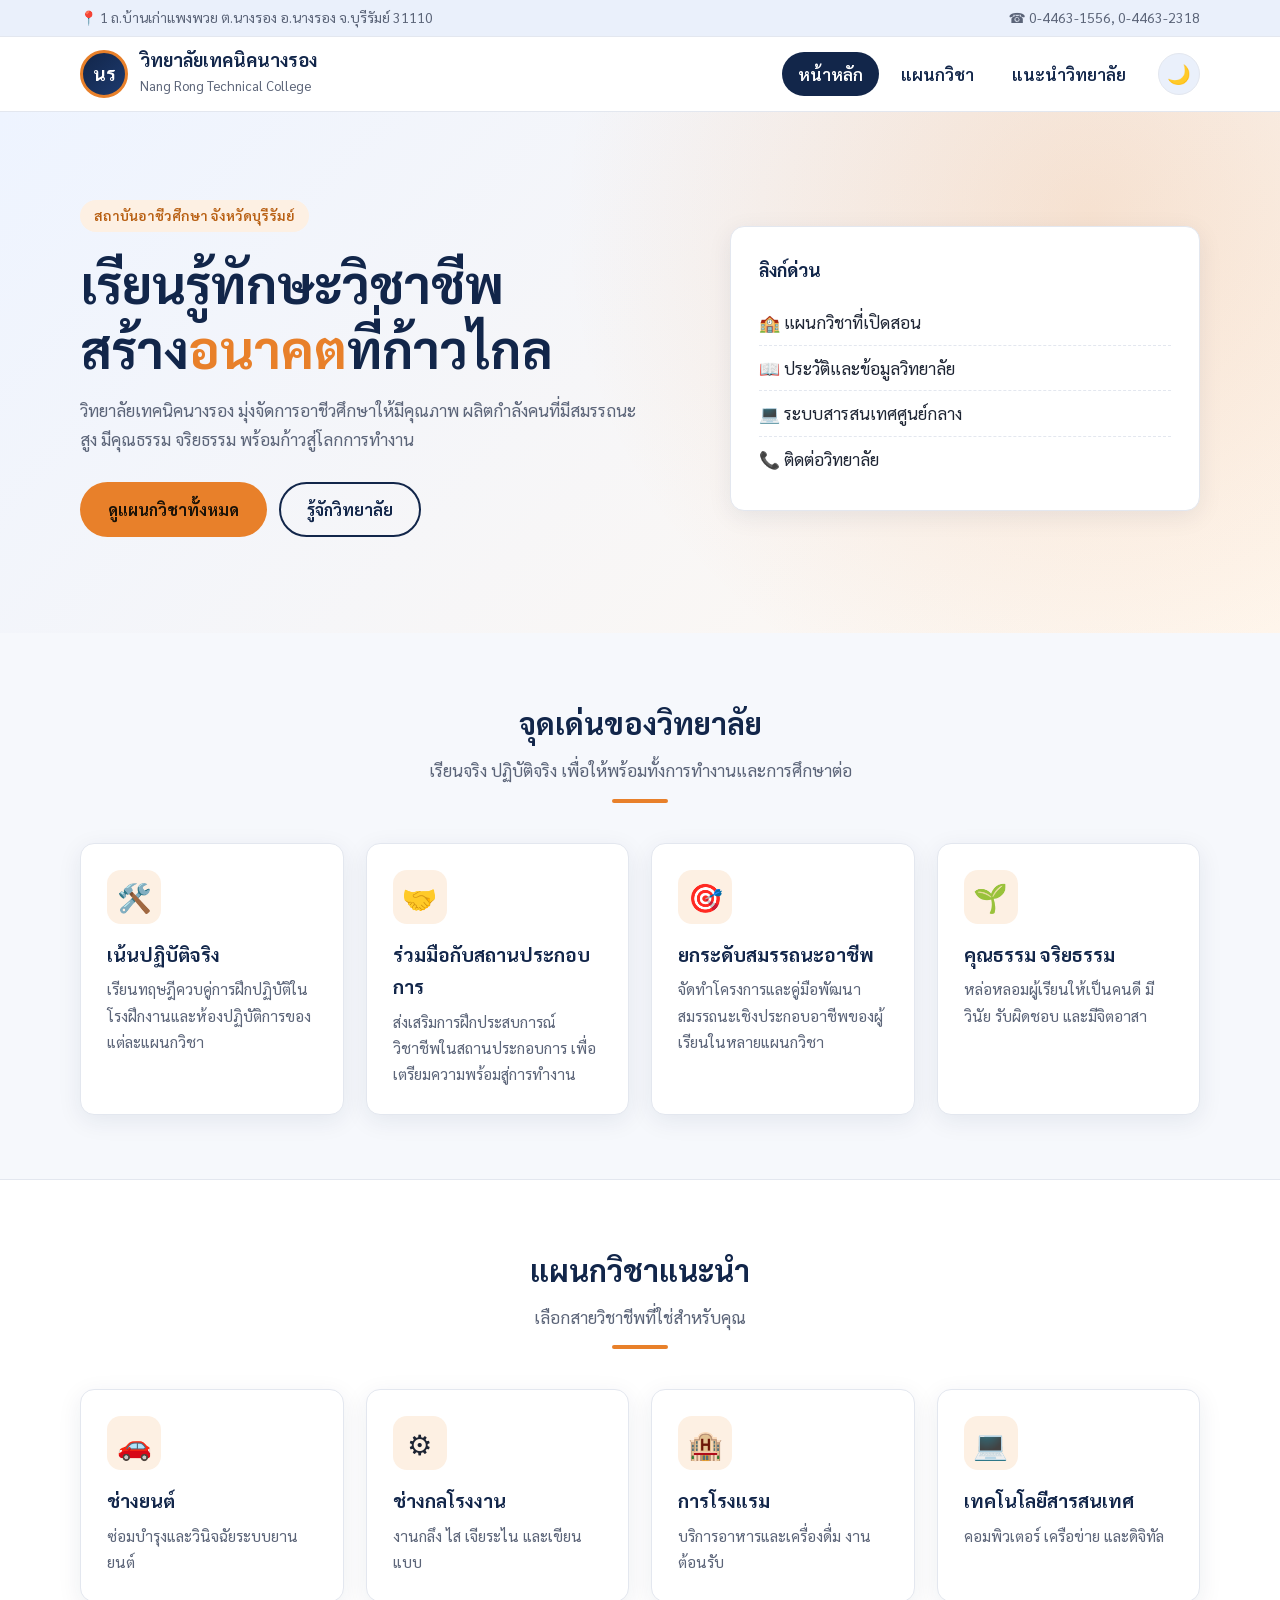
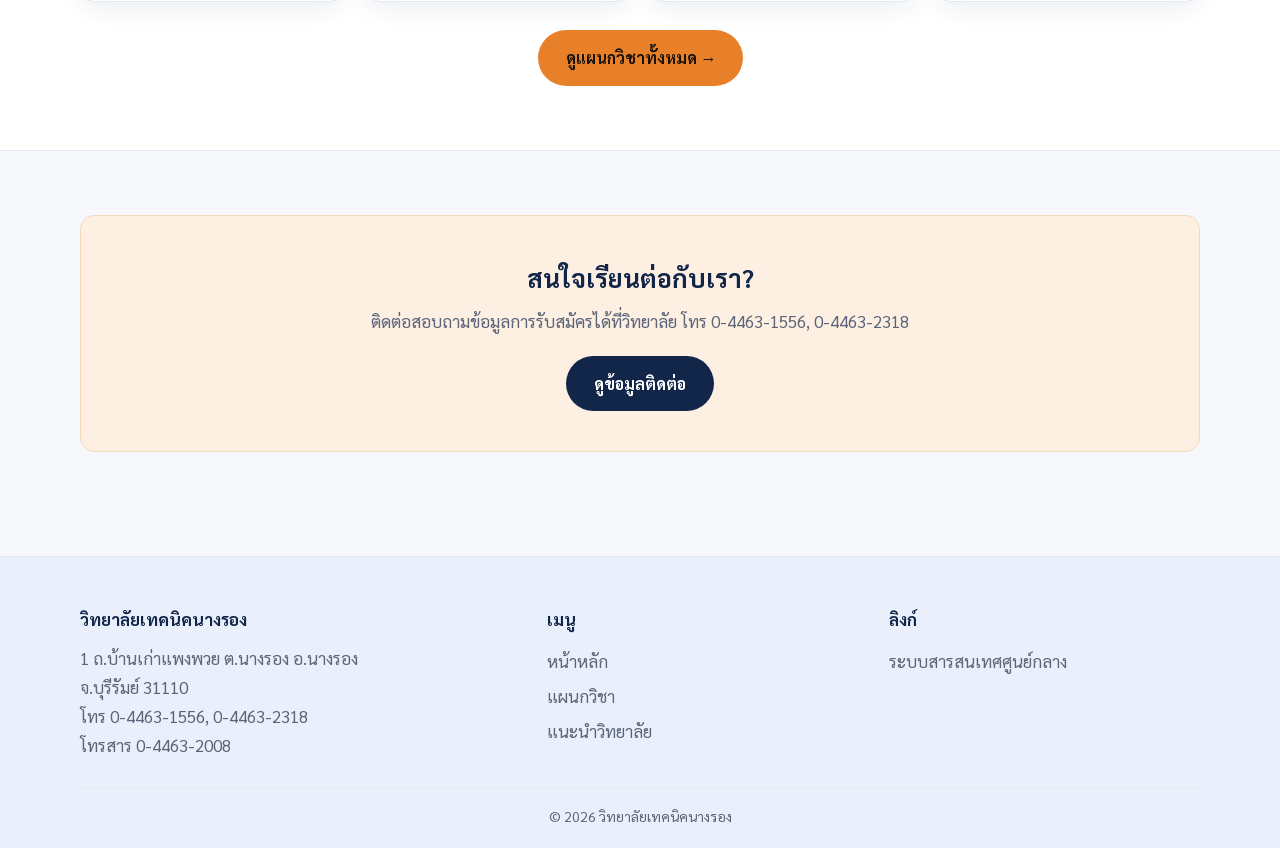
<file: index.html>
<!DOCTYPE html>
<html lang="th">
<head>
  <meta charset="UTF-8">
  <meta name="viewport" content="width=device-width, initial-scale=1">
  <title>วิทยาลัยเทคนิคนางรอง | หน้าหลัก</title>
  <meta name="description" content="วิทยาลัยเทคนิคนางรอง จังหวัดบุรีรัมย์ สถาบันอาชีวศึกษาที่มุ่งผลิตกำลังคนที่มีสมรรถนะสูง มีคุณธรรม จริยธรรม">
  <link rel="preconnect" href="https://fonts.googleapis.com">
  <link rel="preconnect" href="https://fonts.gstatic.com" crossorigin>
  <link href="https://fonts.googleapis.com/css2?family=Sarabun:wght@400;600;700&display=swap" rel="stylesheet">
  <link rel="stylesheet" href="Style.css">
  <script src="Theme.js"></script>
</head>
<body>

  <div class="topbar">
    <div class="container">
      <span>📍 1 ถ.บ้านเก่าแพงพวย ต.นางรอง อ.นางรอง จ.บุรีรัมย์ 31110</span>
      <span>☎ 0-4463-1556, 0-4463-2318</span>
    </div>
  </div>

  <header class="site-header">
    <div class="container">
      <a href="index.html" class="brand">
        <div class="brand-mark">นร</div>
        <div class="brand-text">
          <strong>วิทยาลัยเทคนิคนางรอง</strong>
          <span>Nang Rong Technical College</span>
        </div>
      </a>
      <button class="theme-btn" id="themeBtn" type="button" aria-label="เปลี่ยนเป็นโหมดมืด">🌙</button>
      <button class="menu-btn" aria-label="เปิดเมนู" onclick="document.getElementById('nav').classList.toggle('open')">☰</button>
      <nav class="nav" id="nav">
        <a href="index.html" class="active">หน้าหลัก</a>
        <a href="Departments.html">แผนกวิชา</a>
        <a href="About.html">แนะนำวิทยาลัย</a>
      </nav>
    </div>
  </header>

  <main>
    <!-- Hero -->
    <div class="hero">
      <div class="container">
        <div>
          <span class="eyebrow">สถาบันอาชีวศึกษา จังหวัดบุรีรัมย์</span>
          <h1>เรียนรู้ทักษะวิชาชีพ<br>สร้าง<em>อนาคต</em>ที่ก้าวไกล</h1>
          <p>วิทยาลัยเทคนิคนางรอง มุ่งจัดการอาชีวศึกษาให้มีคุณภาพ ผลิตกำลังคนที่มีสมรรถนะสูง มีคุณธรรม จริยธรรม พร้อมก้าวสู่โลกการทำงาน</p>
          <div class="hero-actions">
            <a href="Departments.html" class="btn btn-primary">ดูแผนกวิชาทั้งหมด</a>
            <a href="About.html" class="btn btn-ghost">รู้จักวิทยาลัย</a>
          </div>
        </div>
        <aside class="hero-card">
          <h3>ลิงก์ด่วน</h3>
          <ul>
            <li>🏫 <a href="Departments.html">แผนกวิชาที่เปิดสอน</a></li>
            <li>📖 <a href="About.html">ประวัติและข้อมูลวิทยาลัย</a></li>
            <li>💻 <a href="https://my.nrtech.ac.th/" target="_blank" rel="noopener">ระบบสารสนเทศศูนย์กลาง</a></li>
            <li>📞 <a href="About.html#contact">ติดต่อวิทยาลัย</a></li>
          </ul>
        </aside>
      </div>
    </div>

    <!-- Why us -->
    <section>
      <div class="container">
        <div class="section-head">
          <h2>จุดเด่นของวิทยาลัย</h2>
          <p>เรียนจริง ปฏิบัติจริง เพื่อให้พร้อมทั้งการทำงานและการศึกษาต่อ</p>
        </div>
        <div class="grid grid-3">
          <article class="card">
            <div class="icon">🛠️</div>
            <h3>เน้นปฏิบัติจริง</h3>
            <p>เรียนทฤษฎีควบคู่การฝึกปฏิบัติในโรงฝึกงานและห้องปฏิบัติการของแต่ละแผนกวิชา</p>
          </article>
          <article class="card">
            <div class="icon">🤝</div>
            <h3>ร่วมมือกับสถานประกอบการ</h3>
            <p>ส่งเสริมการฝึกประสบการณ์วิชาชีพในสถานประกอบการ เพื่อเตรียมความพร้อมสู่การทำงาน</p>
          </article>
          <article class="card">
            <div class="icon">🎯</div>
            <h3>ยกระดับสมรรถนะอาชีพ</h3>
            <p>จัดทำโครงการและคู่มือพัฒนาสมรรถนะเชิงประกอบอาชีพของผู้เรียนในหลายแผนกวิชา</p>
          </article>
          <article class="card">
            <div class="icon">🌱</div>
            <h3>คุณธรรม จริยธรรม</h3>
            <p>หล่อหลอมผู้เรียนให้เป็นคนดี มีวินัย รับผิดชอบ และมีจิตอาสา</p>
          </article>
        </div>
      </div>
    </section>

    <!-- Departments preview -->
    <section class="section-alt">
      <div class="container">
        <div class="section-head">
          <h2>แผนกวิชาแนะนำ</h2>
          <p>เลือกสายวิชาชีพที่ใช่สำหรับคุณ</p>
        </div>
        <div class="grid grid-4">
          <a class="card" href="Departments.html#auto"><div class="icon">🚗</div><h3>ช่างยนต์</h3><p>ซ่อมบำรุงและวินิจฉัยระบบยานยนต์</p></a>
          <a class="card" href="Departments.html#machine"><div class="icon">⚙️</div><h3>ช่างกลโรงงาน</h3><p>งานกลึง ไส เจียระไน และเขียนแบบ</p></a>
          <a class="card" href="Departments.html#hotel"><div class="icon">🏨</div><h3>การโรงแรม</h3><p>บริการอาหารและเครื่องดื่ม งานต้อนรับ</p></a>
          <a class="card" href="Departments.html#it"><div class="icon">💻</div><h3>เทคโนโลยีสารสนเทศ</h3><p>คอมพิวเตอร์ เครือข่าย และดิจิทัล</p></a>
        </div>
        <p style="text-align:center;margin-top:28px">
          <a href="Departments.html" class="btn btn-primary">ดูแผนกวิชาทั้งหมด →</a>
        </p>
      </div>
    </section>

    <!-- CTA -->
    <section>
      <div class="container">
        <div class="cta">
          <h2>สนใจเรียนต่อกับเรา?</h2>
          <p>ติดต่อสอบถามข้อมูลการรับสมัครได้ที่วิทยาลัย โทร 0-4463-1556, 0-4463-2318</p>
          <a href="About.html#contact" class="btn btn-primary">ดูข้อมูลติดต่อ</a>
        </div>
      </div>
    </section>
  </main>

  <footer class="site-footer">
    <div class="container">
      <div class="footer-grid">
        <div>
          <h4>วิทยาลัยเทคนิคนางรอง</h4>
          <p>1 ถ.บ้านเก่าแพงพวย ต.นางรอง อ.นางรอง<br>จ.บุรีรัมย์ 31110</p>
          <p>โทร 0-4463-1556, 0-4463-2318<br>โทรสาร 0-4463-2008</p>
        </div>
        <div>
          <h4>เมนู</h4>
          <ul>
            <li><a href="index.html">หน้าหลัก</a></li>
            <li><a href="Departments.html">แผนกวิชา</a></li>
            <li><a href="About.html">แนะนำวิทยาลัย</a></li>
          </ul>
        </div>
        <div>
          <h4>ลิงก์</h4>
          <ul>
            <li><a href="https://my.nrtech.ac.th/" target="_blank" rel="noopener">ระบบสารสนเทศศูนย์กลาง</a></li>
          </ul>
        </div>
      </div>
      <div class="copy">© 2026 วิทยาลัยเทคนิคนางรอง</div>
    </div>
  </footer>

</body>
</html>
</file>
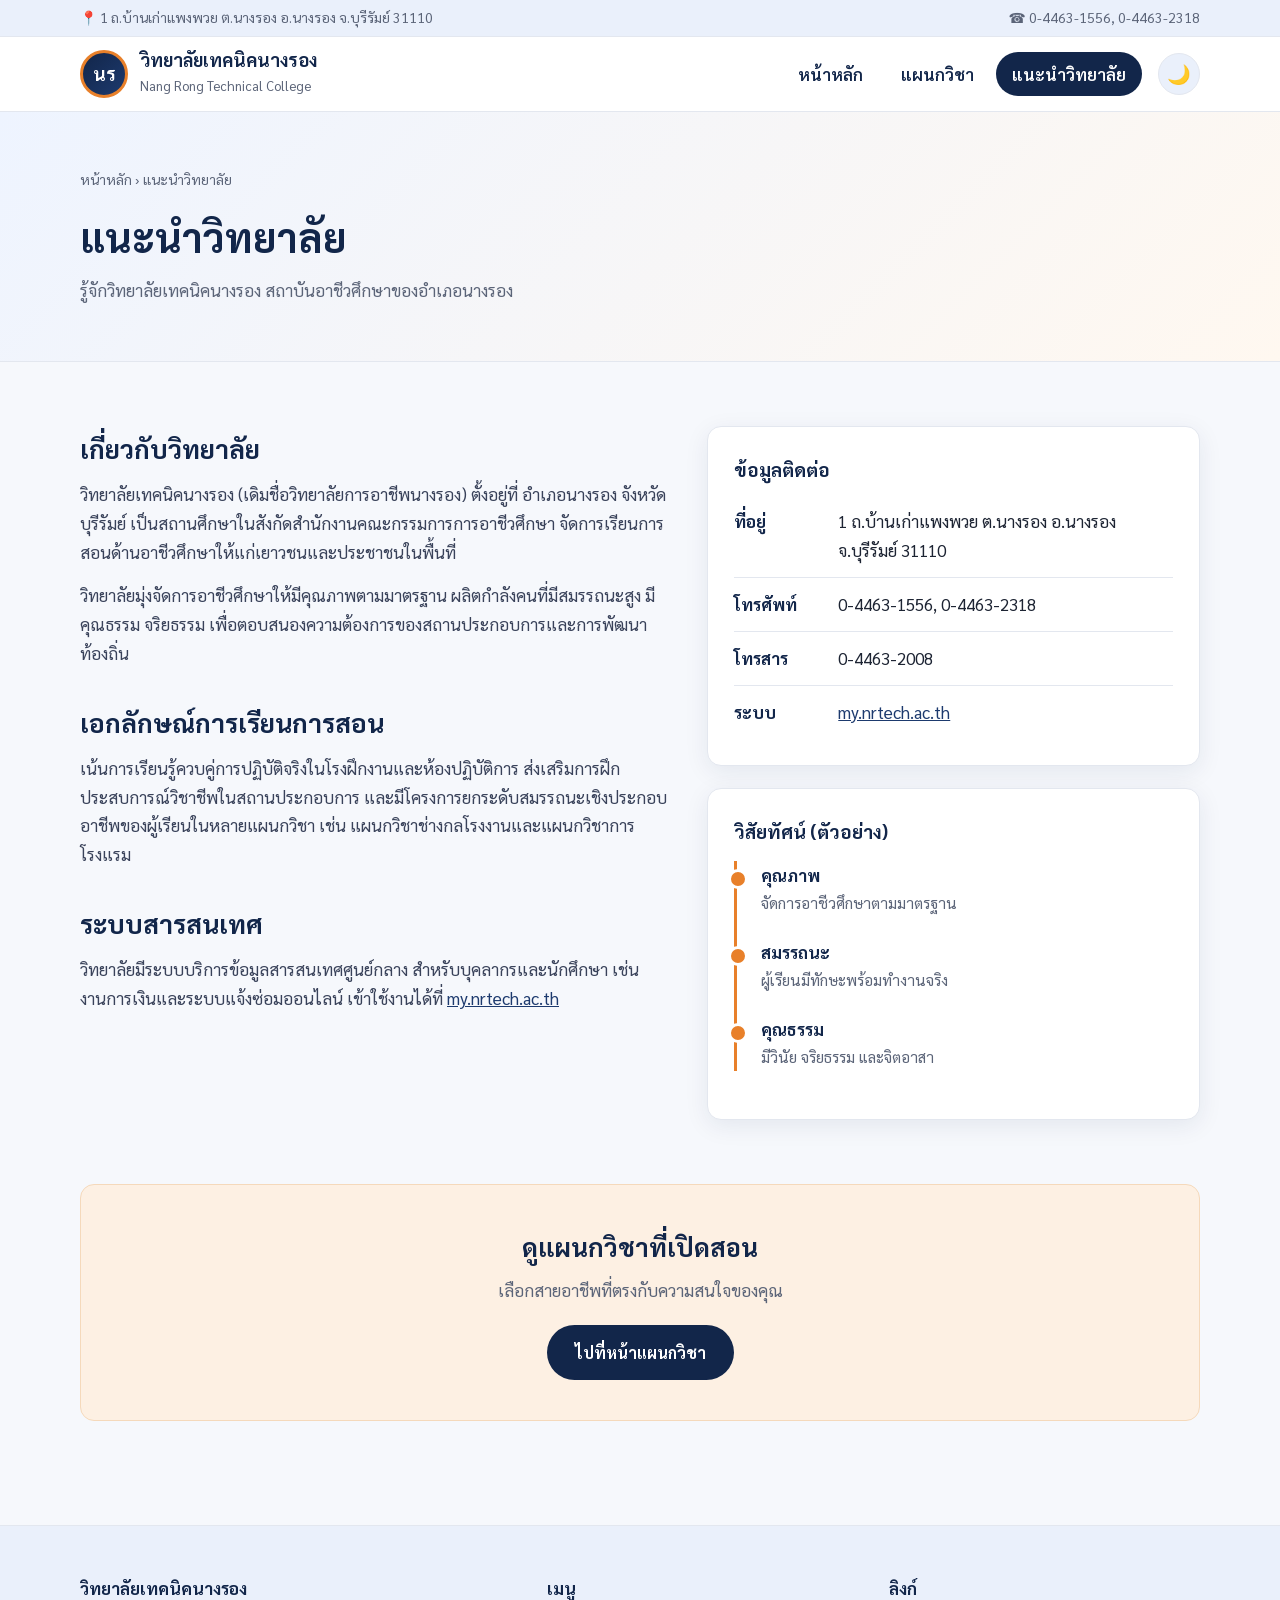
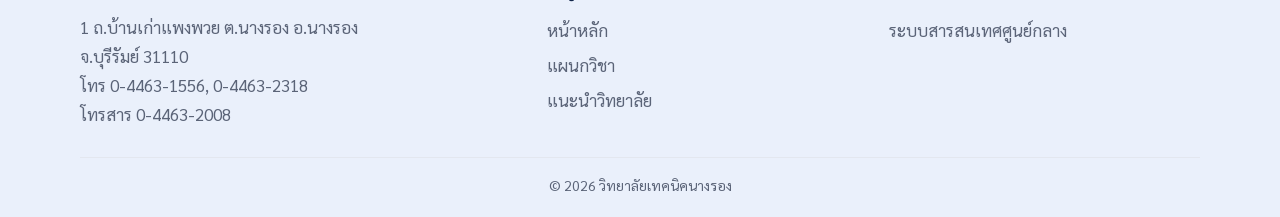
<file: About.html>
<!DOCTYPE html>
<html lang="th">
<head>
  <meta charset="UTF-8">
  <meta name="viewport" content="width=device-width, initial-scale=1">
  <title>แนะนำวิทยาลัย | วิทยาลัยเทคนิคนางรอง</title>
  <meta name="description" content="แนะนำวิทยาลัยเทคนิคนางรอง จังหวัดบุรีรัมย์ ข้อมูลทั่วไป วิสัยทัศน์ และข้อมูลการติดต่อ">
  <link rel="preconnect" href="https://fonts.googleapis.com">
  <link rel="preconnect" href="https://fonts.gstatic.com" crossorigin>
  <link href="https://fonts.googleapis.com/css2?family=Sarabun:wght@400;600;700&display=swap" rel="stylesheet">
  <link rel="stylesheet" href="Style.css">
  <script src="Theme.js"></script>
</head>
<body>

  <div class="topbar">
    <div class="container">
      <span>📍 1 ถ.บ้านเก่าแพงพวย ต.นางรอง อ.นางรอง จ.บุรีรัมย์ 31110</span>
      <span>☎ 0-4463-1556, 0-4463-2318</span>
    </div>
  </div>

  <header class="site-header">
    <div class="container">
      <a href="index.html" class="brand">
        <div class="brand-mark">นร</div>
        <div class="brand-text">
          <strong>วิทยาลัยเทคนิคนางรอง</strong>
          <span>Nang Rong Technical College</span>
        </div>
      </a>
      <button class="theme-btn" id="themeBtn" type="button" aria-label="เปลี่ยนเป็นโหมดมืด">🌙</button>
      <button class="menu-btn" aria-label="เปิดเมนู" onclick="document.getElementById('nav').classList.toggle('open')">☰</button>
      <nav class="nav" id="nav">
        <a href="index.html">หน้าหลัก</a>
        <a href="Departments.html">แผนกวิชา</a>
        <a href="About.html" class="active">แนะนำวิทยาลัย</a>
      </nav>
    </div>
  </header>

  <div class="page-banner">
    <div class="container">
      <div class="crumbs"><a href="index.html">หน้าหลัก</a> › แนะนำวิทยาลัย</div>
      <h1>แนะนำวิทยาลัย</h1>
      <p>รู้จักวิทยาลัยเทคนิคนางรอง สถาบันอาชีวศึกษาของอำเภอนางรอง</p>
    </div>
  </div>

  <main>
    <section>
      <div class="container two-col">

        <div class="prose">
          <h2>เกี่ยวกับวิทยาลัย</h2>
          <p>วิทยาลัยเทคนิคนางรอง (เดิมชื่อวิทยาลัยการอาชีพนางรอง) ตั้งอยู่ที่ อำเภอนางรอง จังหวัดบุรีรัมย์ เป็นสถานศึกษาในสังกัดสำนักงานคณะกรรมการการอาชีวศึกษา จัดการเรียนการสอนด้านอาชีวศึกษาให้แก่เยาวชนและประชาชนในพื้นที่</p>
          <p>วิทยาลัยมุ่งจัดการอาชีวศึกษาให้มีคุณภาพตามมาตรฐาน ผลิตกำลังคนที่มีสมรรถนะสูง มีคุณธรรม จริยธรรม เพื่อตอบสนองความต้องการของสถานประกอบการและการพัฒนาท้องถิ่น</p>

          <h2 style="margin-top:32px">เอกลักษณ์การเรียนการสอน</h2>
          <p>เน้นการเรียนรู้ควบคู่การปฏิบัติจริงในโรงฝึกงานและห้องปฏิบัติการ ส่งเสริมการฝึกประสบการณ์วิชาชีพในสถานประกอบการ และมีโครงการยกระดับสมรรถนะเชิงประกอบอาชีพของผู้เรียนในหลายแผนกวิชา เช่น แผนกวิชาช่างกลโรงงานและแผนกวิชาการโรงแรม</p>

          <h2 style="margin-top:32px">ระบบสารสนเทศ</h2>
          <p>วิทยาลัยมีระบบบริการข้อมูลสารสนเทศศูนย์กลาง สำหรับบุคลากรและนักศึกษา เช่น งานการเงินและระบบแจ้งซ่อมออนไลน์ เข้าใช้งานได้ที่
            <a href="https://my.nrtech.ac.th/" target="_blank" rel="noopener" style="color:var(--navy-2);text-decoration:underline">my.nrtech.ac.th</a></p>
        </div>

        <aside>
          <div class="card" id="contact">
            <h3 style="margin-bottom:10px">ข้อมูลติดต่อ</h3>
            <ul class="info-list">
              <li><span class="k">ที่อยู่</span><span>1 ถ.บ้านเก่าแพงพวย ต.นางรอง อ.นางรอง จ.บุรีรัมย์ 31110</span></li>
              <li><span class="k">โทรศัพท์</span><span>0-4463-1556, 0-4463-2318</span></li>
              <li><span class="k">โทรสาร</span><span>0-4463-2008</span></li>
              <li><span class="k">ระบบ</span><span><a href="https://my.nrtech.ac.th/" target="_blank" rel="noopener">my.nrtech.ac.th</a></span></li>
            </ul>
          </div>

          <div class="card" style="margin-top:22px">
            <h3 style="margin-bottom:14px">วิสัยทัศน์ (ตัวอย่าง)</h3>
            <div class="timeline">
              <div class="item"><h4>คุณภาพ</h4><p>จัดการอาชีวศึกษาตามมาตรฐาน</p></div>
              <div class="item"><h4>สมรรถนะ</h4><p>ผู้เรียนมีทักษะพร้อมทำงานจริง</p></div>
              <div class="item"><h4>คุณธรรม</h4><p>มีวินัย จริยธรรม และจิตอาสา</p></div>
            </div>
          </div>
        </aside>

      </div>
    </section>

    <section style="padding-top:0">
      <div class="container">
        <div class="cta">
          <h2>ดูแผนกวิชาที่เปิดสอน</h2>
          <p>เลือกสายอาชีพที่ตรงกับความสนใจของคุณ</p>
          <a href="Departments.html" class="btn btn-primary">ไปที่หน้าแผนกวิชา</a>
        </div>
      </div>
    </section>
  </main>

  <footer class="site-footer">
    <div class="container">
      <div class="footer-grid">
        <div>
          <h4>วิทยาลัยเทคนิคนางรอง</h4>
          <p>1 ถ.บ้านเก่าแพงพวย ต.นางรอง อ.นางรอง<br>จ.บุรีรัมย์ 31110</p>
          <p>โทร 0-4463-1556, 0-4463-2318<br>โทรสาร 0-4463-2008</p>
        </div>
        <div>
          <h4>เมนู</h4>
          <ul>
            <li><a href="index.html">หน้าหลัก</a></li>
            <li><a href="Departments.html">แผนกวิชา</a></li>
            <li><a href="About.html">แนะนำวิทยาลัย</a></li>
          </ul>
        </div>
        <div>
          <h4>ลิงก์</h4>
          <ul>
            <li><a href="https://my.nrtech.ac.th/" target="_blank" rel="noopener">ระบบสารสนเทศศูนย์กลาง</a></li>
          </ul>
        </div>
      </div>
      <div class="copy">© 2026 วิทยาลัยเทคนิคนางรอง</div>
    </div>
  </footer>

</body>
</html>
</file>
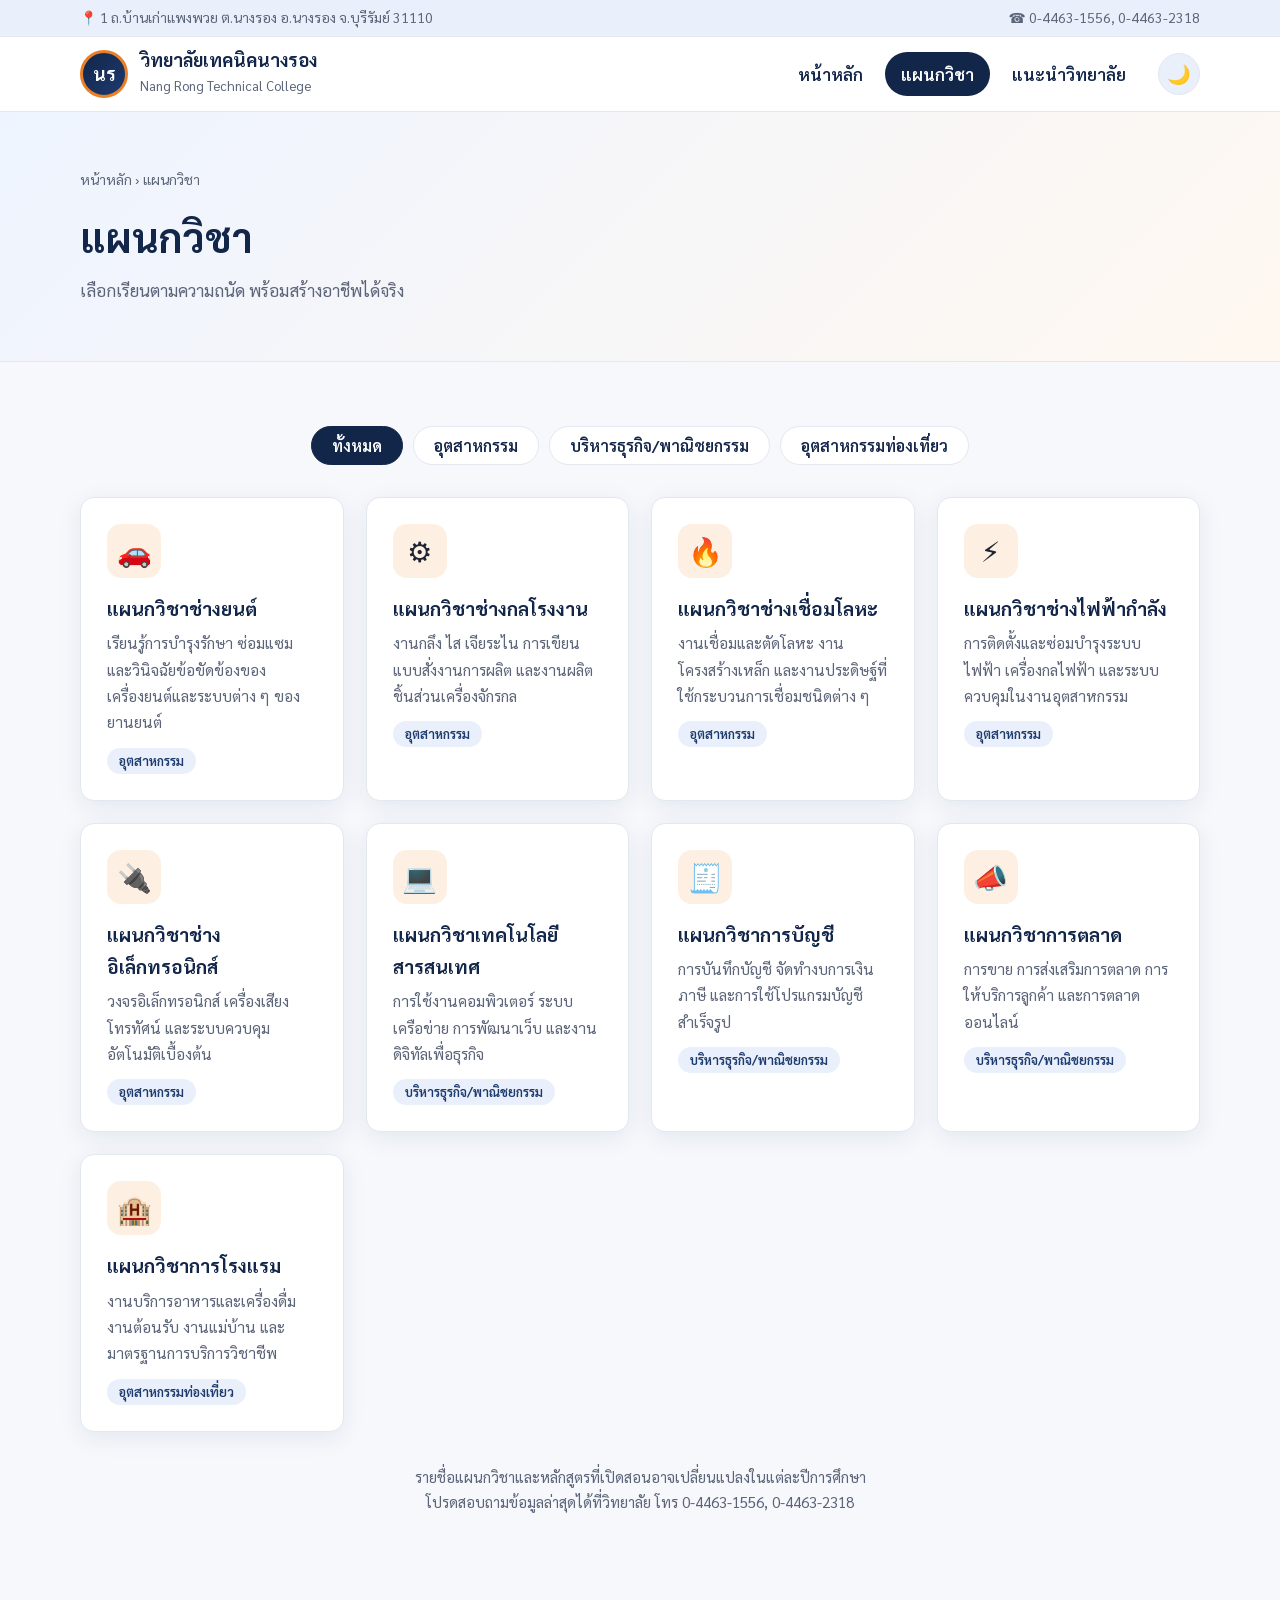
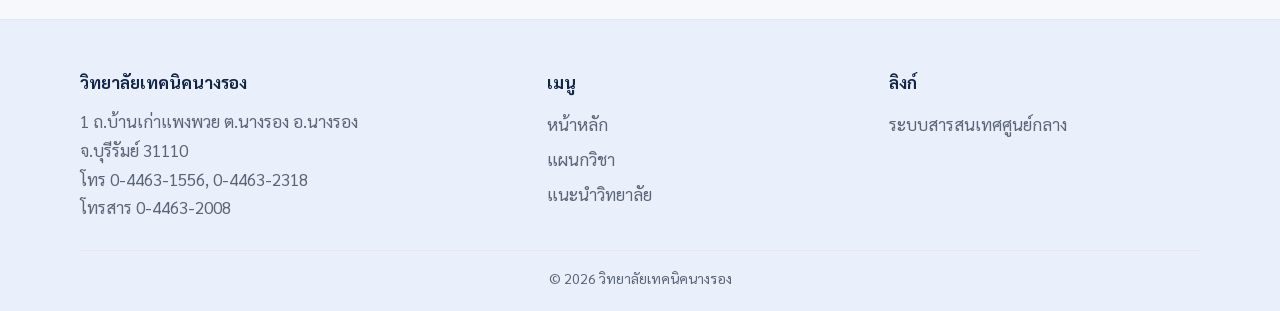
<file: Departments.html>
<!DOCTYPE html>
<html lang="th">
<head>
  <meta charset="UTF-8">
  <meta name="viewport" content="width=device-width, initial-scale=1">
  <title>แผนกวิชา | วิทยาลัยเทคนิคนางรอง</title>
  <meta name="description" content="แผนกวิชาของวิทยาลัยเทคนิคนางรอง ประเภทวิชาอุตสาหกรรม พาณิชยกรรม และอุตสาหกรรมท่องเที่ยว">
  <link rel="preconnect" href="https://fonts.googleapis.com">
  <link rel="preconnect" href="https://fonts.gstatic.com" crossorigin>
  <link href="https://fonts.googleapis.com/css2?family=Sarabun:wght@400;600;700&display=swap" rel="stylesheet">
  <link rel="stylesheet" href="Style.css">
  <script src="Theme.js"></script>
</head>
<body>

  <div class="topbar">
    <div class="container">
      <span>📍 1 ถ.บ้านเก่าแพงพวย ต.นางรอง อ.นางรอง จ.บุรีรัมย์ 31110</span>
      <span>☎ 0-4463-1556, 0-4463-2318</span>
    </div>
  </div>

  <header class="site-header">
    <div class="container">
      <a href="index.html" class="brand">
        <div class="brand-mark">นร</div>
        <div class="brand-text">
          <strong>วิทยาลัยเทคนิคนางรอง</strong>
          <span>Nang Rong Technical College</span>
        </div>
      </a>
      <button class="theme-btn" id="themeBtn" type="button" aria-label="เปลี่ยนเป็นโหมดมืด">🌙</button>
      <button class="menu-btn" aria-label="เปิดเมนู" onclick="document.getElementById('nav').classList.toggle('open')">☰</button>
      <nav class="nav" id="nav">
        <a href="index.html">หน้าหลัก</a>
        <a href="Departments.html" class="active">แผนกวิชา</a>
        <a href="About.html">แนะนำวิทยาลัย</a>
      </nav>
    </div>
  </header>

  <div class="page-banner">
    <div class="container">
      <div class="crumbs"><a href="index.html">หน้าหลัก</a> › แผนกวิชา</div>
      <h1>แผนกวิชา</h1>
      <p>เลือกเรียนตามความถนัด พร้อมสร้างอาชีพได้จริง</p>
    </div>
  </div>

  <main>
    <section>
      <div class="container">

        <div class="filters" role="group" aria-label="กรองประเภทวิชา">
          <button class="filter-btn active" data-filter="all">ทั้งหมด</button>
          <button class="filter-btn" data-filter="industry">อุตสาหกรรม</button>
          <button class="filter-btn" data-filter="business">บริหารธุรกิจ/พาณิชยกรรม</button>
          <button class="filter-btn" data-filter="tourism">อุตสาหกรรมท่องเที่ยว</button>
        </div>

        <div class="grid grid-3">

          <article class="card dept" data-cat="industry" id="auto">
            <div class="icon">🚗</div>
            <h3>แผนกวิชาช่างยนต์</h3>
            <p>เรียนรู้การบำรุงรักษา ซ่อมแซม และวินิจฉัยข้อขัดข้องของเครื่องยนต์และระบบต่าง ๆ ของยานยนต์</p>
            <span class="tag">อุตสาหกรรม</span>
          </article>

          <article class="card dept" data-cat="industry" id="machine">
            <div class="icon">⚙️</div>
            <h3>แผนกวิชาช่างกลโรงงาน</h3>
            <p>งานกลึง ไส เจียระไน การเขียนแบบสั่งงานการผลิต และงานผลิตชิ้นส่วนเครื่องจักรกล</p>
            <span class="tag">อุตสาหกรรม</span>
          </article>

          <article class="card dept" data-cat="industry" id="weld">
            <div class="icon">🔥</div>
            <h3>แผนกวิชาช่างเชื่อมโลหะ</h3>
            <p>งานเชื่อมและตัดโลหะ งานโครงสร้างเหล็ก และงานประดิษฐ์ที่ใช้กระบวนการเชื่อมชนิดต่าง ๆ</p>
            <span class="tag">อุตสาหกรรม</span>
          </article>

          <article class="card dept" data-cat="industry" id="electric">
            <div class="icon">⚡</div>
            <h3>แผนกวิชาช่างไฟฟ้ากำลัง</h3>
            <p>การติดตั้งและซ่อมบำรุงระบบไฟฟ้า เครื่องกลไฟฟ้า และระบบควบคุมในงานอุตสาหกรรม</p>
            <span class="tag">อุตสาหกรรม</span>
          </article>

          <article class="card dept" data-cat="industry" id="electronics">
            <div class="icon">🔌</div>
            <h3>แผนกวิชาช่างอิเล็กทรอนิกส์</h3>
            <p>วงจรอิเล็กทรอนิกส์ เครื่องเสียง โทรทัศน์ และระบบควบคุมอัตโนมัติเบื้องต้น</p>
            <span class="tag">อุตสาหกรรม</span>
          </article>

          <article class="card dept" data-cat="business" id="it">
            <div class="icon">💻</div>
            <h3>แผนกวิชาเทคโนโลยีสารสนเทศ</h3>
            <p>การใช้งานคอมพิวเตอร์ ระบบเครือข่าย การพัฒนาเว็บ และงานดิจิทัลเพื่อธุรกิจ</p>
            <span class="tag">บริหารธุรกิจ/พาณิชยกรรม</span>
          </article>

          <article class="card dept" data-cat="business" id="account">
            <div class="icon">🧾</div>
            <h3>แผนกวิชาการบัญชี</h3>
            <p>การบันทึกบัญชี จัดทำงบการเงิน ภาษี และการใช้โปรแกรมบัญชีสำเร็จรูป</p>
            <span class="tag">บริหารธุรกิจ/พาณิชยกรรม</span>
          </article>

          <article class="card dept" data-cat="business" id="marketing">
            <div class="icon">📣</div>
            <h3>แผนกวิชาการตลาด</h3>
            <p>การขาย การส่งเสริมการตลาด การให้บริการลูกค้า และการตลาดออนไลน์</p>
            <span class="tag">บริหารธุรกิจ/พาณิชยกรรม</span>
          </article>

          <article class="card dept" data-cat="tourism" id="hotel">
            <div class="icon">🏨</div>
            <h3>แผนกวิชาการโรงแรม</h3>
            <p>งานบริการอาหารและเครื่องดื่ม งานต้อนรับ งานแม่บ้าน และมาตรฐานการบริการวิชาชีพ</p>
            <span class="tag">อุตสาหกรรมท่องเที่ยว</span>
          </article>

        </div>

        <p style="text-align:center;color:var(--muted);margin-top:32px;font-size:15px">
          รายชื่อแผนกวิชาและหลักสูตรที่เปิดสอนอาจเปลี่ยนแปลงในแต่ละปีการศึกษา<br>
          โปรดสอบถามข้อมูลล่าสุดได้ที่วิทยาลัย โทร 0-4463-1556, 0-4463-2318
        </p>
      </div>
    </section>
  </main>

  <footer class="site-footer">
    <div class="container">
      <div class="footer-grid">
        <div>
          <h4>วิทยาลัยเทคนิคนางรอง</h4>
          <p>1 ถ.บ้านเก่าแพงพวย ต.นางรอง อ.นางรอง<br>จ.บุรีรัมย์ 31110</p>
          <p>โทร 0-4463-1556, 0-4463-2318<br>โทรสาร 0-4463-2008</p>
        </div>
        <div>
          <h4>เมนู</h4>
          <ul>
            <li><a href="index.html">หน้าหลัก</a></li>
            <li><a href="Departments.html">แผนกวิชา</a></li>
            <li><a href="About.html">แนะนำวิทยาลัย</a></li>
          </ul>
        </div>
        <div>
          <h4>ลิงก์</h4>
          <ul>
            <li><a href="https://my.nrtech.ac.th/" target="_blank" rel="noopener">ระบบสารสนเทศศูนย์กลาง</a></li>
          </ul>
        </div>
      </div>
      <div class="copy">© 2026 วิทยาลัยเทคนิคนางรอง</div>
    </div>
  </footer>

  <script>
    const buttons = document.querySelectorAll('.filter-btn');
    const cards = document.querySelectorAll('.dept');
    buttons.forEach(btn => {
      btn.addEventListener('click', () => {
        buttons.forEach(b => b.classList.remove('active'));
        btn.classList.add('active');
        const f = btn.dataset.filter;
        cards.forEach(c => c.classList.toggle('hidden', f !== 'all' && c.dataset.cat !== f));
      });
    });
  </script>
</body>
</html>
</file>
<file: Style.css>
/* ============ Theme tokens ============ */
:root {
  color-scheme: light;
  --navy: #12264a;          /* heading text */
  --navy-2: #1d3a6e;        /* link text */
  --brand: #12264a;         /* solid fills (buttons, active nav) */
  --brand-2: #1d3a6e;
  --accent: #e8802a;
  --accent-dark: #b85f12;
  --accent-soft: #fdf0e3;
  --accent-line: #f5d9bb;
  --ink: #1d2433;
  --prose: #39425a;
  --muted: #5b6478;
  --line: #e3e7ef;
  --bg: #f6f8fc;
  --surface: #ffffff;
  --soft: #eaf0fb;
  --hero-a: #eef4ff;
  --hero-b: #fff8f0;
  --glow: rgba(232, 128, 42, 0.18);
  --radius: 14px;
  --shadow: 0 6px 24px rgba(18, 38, 74, 0.08);
  --shadow-hover: 0 12px 32px rgba(18, 38, 74, 0.14);
}

:root[data-theme="dark"] {
  color-scheme: dark;
  --navy: #dbe7ff;
  --navy-2: #8fb4ff;
  --brand: #2f5fb8;
  --brand-2: #4377d4;
  --accent: #f29441;
  --accent-dark: #ffb877;
  --accent-soft: #33261a;
  --accent-line: #5a3f25;
  --ink: #e7ebf5;
  --prose: #c3cbe0;
  --muted: #9aa5c0;
  --line: #2a3550;
  --bg: #0e1424;
  --surface: #161e33;
  --soft: #1a2440;
  --hero-a: #121b33;
  --hero-b: #1b1a2b;
  --glow: rgba(242, 148, 65, 0.16);
  --shadow: 0 6px 24px rgba(0, 0, 0, 0.35);
  --shadow-hover: 0 12px 32px rgba(0, 0, 0, 0.5);
}

* { box-sizing: border-box; margin: 0; padding: 0; }

html { scroll-behavior: smooth; }

body {
  font-family: "Sarabun", "Noto Sans Thai", system-ui, sans-serif;
  color: var(--ink);
  background: var(--bg);
  line-height: 1.7;
  font-size: 17px;
  transition: background .25s, color .25s;
}

a { color: inherit; text-decoration: none; }
img { max-width: 100%; display: block; }

.container { width: min(1120px, 100% - 32px); margin-inline: auto; }

/* ---------- Header ---------- */
.topbar {
  background: var(--soft);
  color: var(--muted);
  font-size: 14px;
  border-bottom: 1px solid var(--line);
}
.topbar .container {
  display: flex; justify-content: space-between; flex-wrap: wrap;
  gap: 4px 20px; padding: 6px 0;
}
.topbar a:hover { color: var(--navy); }

.site-header {
  background: var(--surface);
  border-bottom: 1px solid var(--line);
  position: sticky; top: 0; z-index: 50;
}
.site-header .container {
  display: flex; align-items: center; justify-content: space-between;
  padding: 12px 0; gap: 16px;
}
.brand { display: flex; align-items: center; gap: 12px; order: 1; }
.brand-mark {
  width: 48px; height: 48px; border-radius: 50%;
  background: linear-gradient(135deg, var(--brand), var(--brand-2));
  color: #fff; display: grid; place-items: center;
  font-weight: 700; font-size: 18px; border: 3px solid var(--accent);
}
.brand-text strong { display: block; font-size: 18px; color: var(--navy); line-height: 1.2; }
.brand-text span { font-size: 13px; color: var(--muted); }

.nav { display: flex; gap: 6px; order: 2; margin-left: auto; }
.nav a {
  padding: 8px 16px; border-radius: 999px; font-weight: 600; color: var(--navy);
  transition: background .2s, color .2s;
}
.nav a:hover { background: var(--accent-soft); }
.nav a.active { background: var(--brand); color: #fff; }

.theme-btn {
  order: 3; width: 42px; height: 42px; border-radius: 50%;
  border: 1px solid var(--line); background: var(--soft); color: var(--navy);
  font-size: 19px; line-height: 1; cursor: pointer; flex-shrink: 0;
  display: grid; place-items: center; transition: transform .15s, border-color .2s;
}
.theme-btn:hover { transform: rotate(15deg); border-color: var(--accent); }
.theme-btn:focus-visible, .menu-btn:focus-visible, .filter-btn:focus-visible {
  outline: 3px solid var(--accent); outline-offset: 2px;
}

.menu-btn {
  order: 4; display: none; background: none; border: 1px solid var(--line);
  border-radius: 10px; padding: 8px 12px; font-size: 20px; cursor: pointer; color: var(--navy);
}

/* ---------- Hero ---------- */
.hero {
  background:
    radial-gradient(circle at 85% 20%, var(--glow), transparent 45%),
    linear-gradient(135deg, var(--hero-a) 0%, var(--hero-b) 100%);
  color: var(--ink);
  padding: 88px 0 96px;
}
.hero .container { display: grid; grid-template-columns: 1.3fr 1fr; gap: 40px; align-items: center; }
.eyebrow {
  display: inline-block; background: var(--accent-soft); color: var(--accent-dark); padding: 4px 14px;
  border-radius: 999px; font-size: 14px; margin-bottom: 18px; font-weight: 600;
}
.hero h1 { font-size: clamp(32px, 5vw, 52px); line-height: 1.25; margin-bottom: 16px; color: var(--navy); }
.hero h1 em { font-style: normal; color: var(--accent); }
.hero p { color: var(--muted); max-width: 560px; margin-bottom: 28px; }
.hero-actions { display: flex; gap: 12px; flex-wrap: wrap; }

.btn {
  display: inline-block; padding: 12px 26px; border-radius: 999px;
  font-weight: 700; border: 2px solid transparent; transition: transform .15s, background .2s, color .2s;
  cursor: pointer; font-family: inherit; font-size: 16px;
}
.btn:hover { transform: translateY(-2px); }
.btn-primary { background: var(--accent); color: #1a1208; }
.btn-primary:hover { filter: brightness(0.92); }
.btn-ghost { border-color: var(--navy); color: var(--navy); }
.btn-ghost:hover { background: var(--navy); color: var(--bg); }

.hero-card {
  background: var(--surface); border: 1px solid var(--line);
  border-radius: var(--radius); padding: 28px; box-shadow: var(--shadow);
}
.hero-card h3 { margin-bottom: 14px; font-size: 18px; color: var(--navy); }
.hero-card li { list-style: none; padding: 8px 0; border-bottom: 1px dashed var(--line); color: var(--ink); }
.hero-card li a:hover { color: var(--accent); }
.hero-card li:last-child { border: 0; }

/* ---------- Page banner (inner pages) ---------- */
.page-banner {
  background: linear-gradient(135deg, var(--hero-a) 0%, var(--hero-b) 100%);
  color: var(--navy); padding: 56px 0;
  border-bottom: 1px solid var(--line);
}
.page-banner h1 { font-size: clamp(28px, 4vw, 40px); }
.page-banner p { color: var(--muted); margin-top: 6px; }
.crumbs { font-size: 14px; color: var(--muted); margin-bottom: 10px; }
.crumbs a:hover { color: var(--accent); }

/* ---------- Sections ---------- */
section { padding: 64px 0; }
.section-alt { background: var(--surface); border-block: 1px solid var(--line); }
.section-head { text-align: center; max-width: 640px; margin: 0 auto 40px; }
.section-head h2 { font-size: 30px; color: var(--navy); }
.section-head p { color: var(--muted); margin-top: 8px; }
.section-head::after {
  content: ""; display: block; width: 56px; height: 4px; border-radius: 4px;
  background: var(--accent); margin: 14px auto 0;
}

.grid { display: grid; gap: 22px; }
.grid-3 { grid-template-columns: repeat(auto-fill, minmax(260px, 1fr)); }
.grid-4 { grid-template-columns: repeat(auto-fill, minmax(220px, 1fr)); }

.card {
  background: var(--surface); border-radius: var(--radius); padding: 26px;
  box-shadow: var(--shadow); border: 1px solid var(--line);
  transition: transform .2s, box-shadow .2s, background .25s;
}
.card:hover { transform: translateY(-4px); box-shadow: var(--shadow-hover); }
.card .icon {
  width: 54px; height: 54px; border-radius: 14px; background: var(--accent-soft);
  display: grid; place-items: center; font-size: 28px; margin-bottom: 14px;
}
.card h3 { color: var(--navy); font-size: 19px; margin-bottom: 6px; }
.card p { color: var(--muted); font-size: 15.5px; }
.tag {
  display: inline-block; margin-top: 12px; font-size: 13px; font-weight: 600;
  background: var(--soft); color: var(--navy-2); padding: 2px 12px; border-radius: 999px;
}

.cta {
  background: var(--accent-soft); border-radius: var(--radius);
  padding: 40px; text-align: center; border: 1px solid var(--accent-line);
}
.cta h2 { color: var(--navy); margin-bottom: 8px; }
.cta p { color: var(--muted); margin-bottom: 20px; }
.cta .btn-primary { background: var(--brand); color: #fff; }
.cta .btn-primary:hover { background: var(--brand-2); filter: none; }

/* ---------- Filters (departments) ---------- */
.filters { display: flex; gap: 10px; justify-content: center; flex-wrap: wrap; margin-bottom: 32px; }
.filter-btn {
  padding: 8px 20px; border-radius: 999px; border: 1px solid var(--line);
  background: var(--surface); font-family: inherit; font-size: 16px; cursor: pointer; color: var(--navy);
  font-weight: 600; transition: all .2s;
}
.filter-btn:hover { border-color: var(--accent); }
.filter-btn.active { background: var(--brand); color: #fff; border-color: var(--brand); }
.dept.hidden { display: none; }

/* ---------- About ---------- */
.two-col { display: grid; grid-template-columns: 1.2fr 1fr; gap: 36px; align-items: start; }
.prose h2 { color: var(--navy); margin-bottom: 10px; font-size: 26px; }
.prose p { margin-bottom: 14px; color: var(--prose); }
.prose a, .info-list a { color: var(--navy-2); text-decoration: underline; }
.info-list { list-style: none; }
.info-list li {
  display: flex; gap: 12px; padding: 12px 0; border-bottom: 1px solid var(--line);
}
.info-list li:last-child { border: 0; }
.info-list .k { min-width: 92px; font-weight: 700; color: var(--navy); }

.timeline { border-left: 3px solid var(--accent); padding-left: 24px; }
.timeline .item { position: relative; margin-bottom: 22px; }
.timeline .item::before {
  content: ""; position: absolute; left: -33px; top: 8px; width: 14px; height: 14px;
  border-radius: 50%; background: var(--accent); border: 3px solid var(--surface);
}
.timeline h4 { color: var(--navy); }
.timeline p { color: var(--muted); font-size: 15.5px; }

/* ---------- Footer ---------- */
.site-footer { background: var(--soft); color: var(--muted); padding: 48px 0 20px; margin-top: 40px; border-top: 1px solid var(--line); }
.footer-grid { display: grid; grid-template-columns: 1.4fr 1fr 1fr; gap: 32px; margin-bottom: 28px; }
.site-footer h4 { color: var(--navy); margin-bottom: 10px; }
.site-footer a:hover { color: var(--accent); }
.site-footer li { list-style: none; padding: 3px 0; }
.copy { border-top: 1px solid var(--line); padding-top: 16px; font-size: 14px; text-align: center; }

/* ---------- Responsive ---------- */
@media (max-width: 860px) {
  .hero .container, .two-col, .footer-grid { grid-template-columns: 1fr; }
  .menu-btn { display: block; }
  .theme-btn { margin-left: auto; }
  .nav {
    display: none; position: absolute; left: 0; right: 0; top: 100%; margin-left: 0;
    background: var(--surface); flex-direction: column; padding: 12px 16px;
    border-bottom: 1px solid var(--line); box-shadow: var(--shadow);
  }
  .nav.open { display: flex; }
  .site-header .container { position: relative; }
  .hero { padding: 56px 0; }
}

@media (prefers-reduced-motion: reduce) {
  * { transition: none !important; scroll-behavior: auto !important; }
}
</file>
